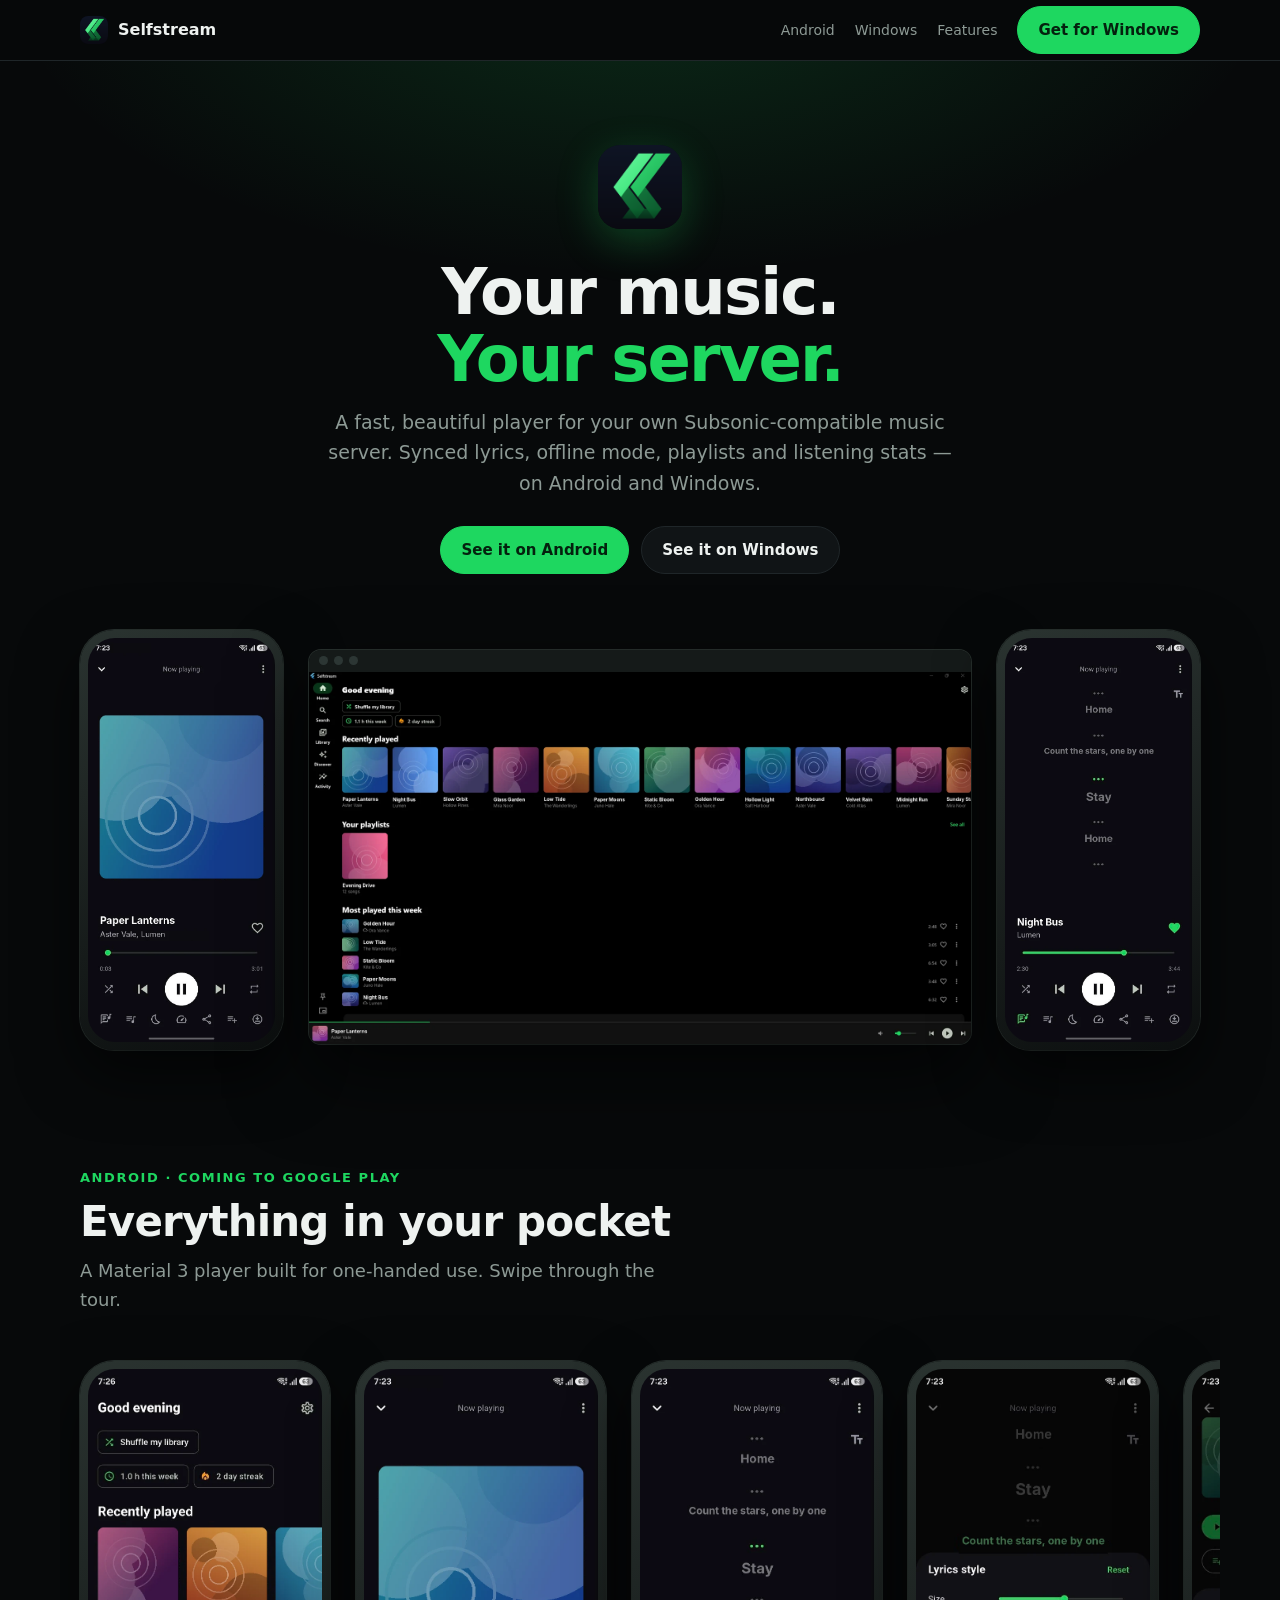
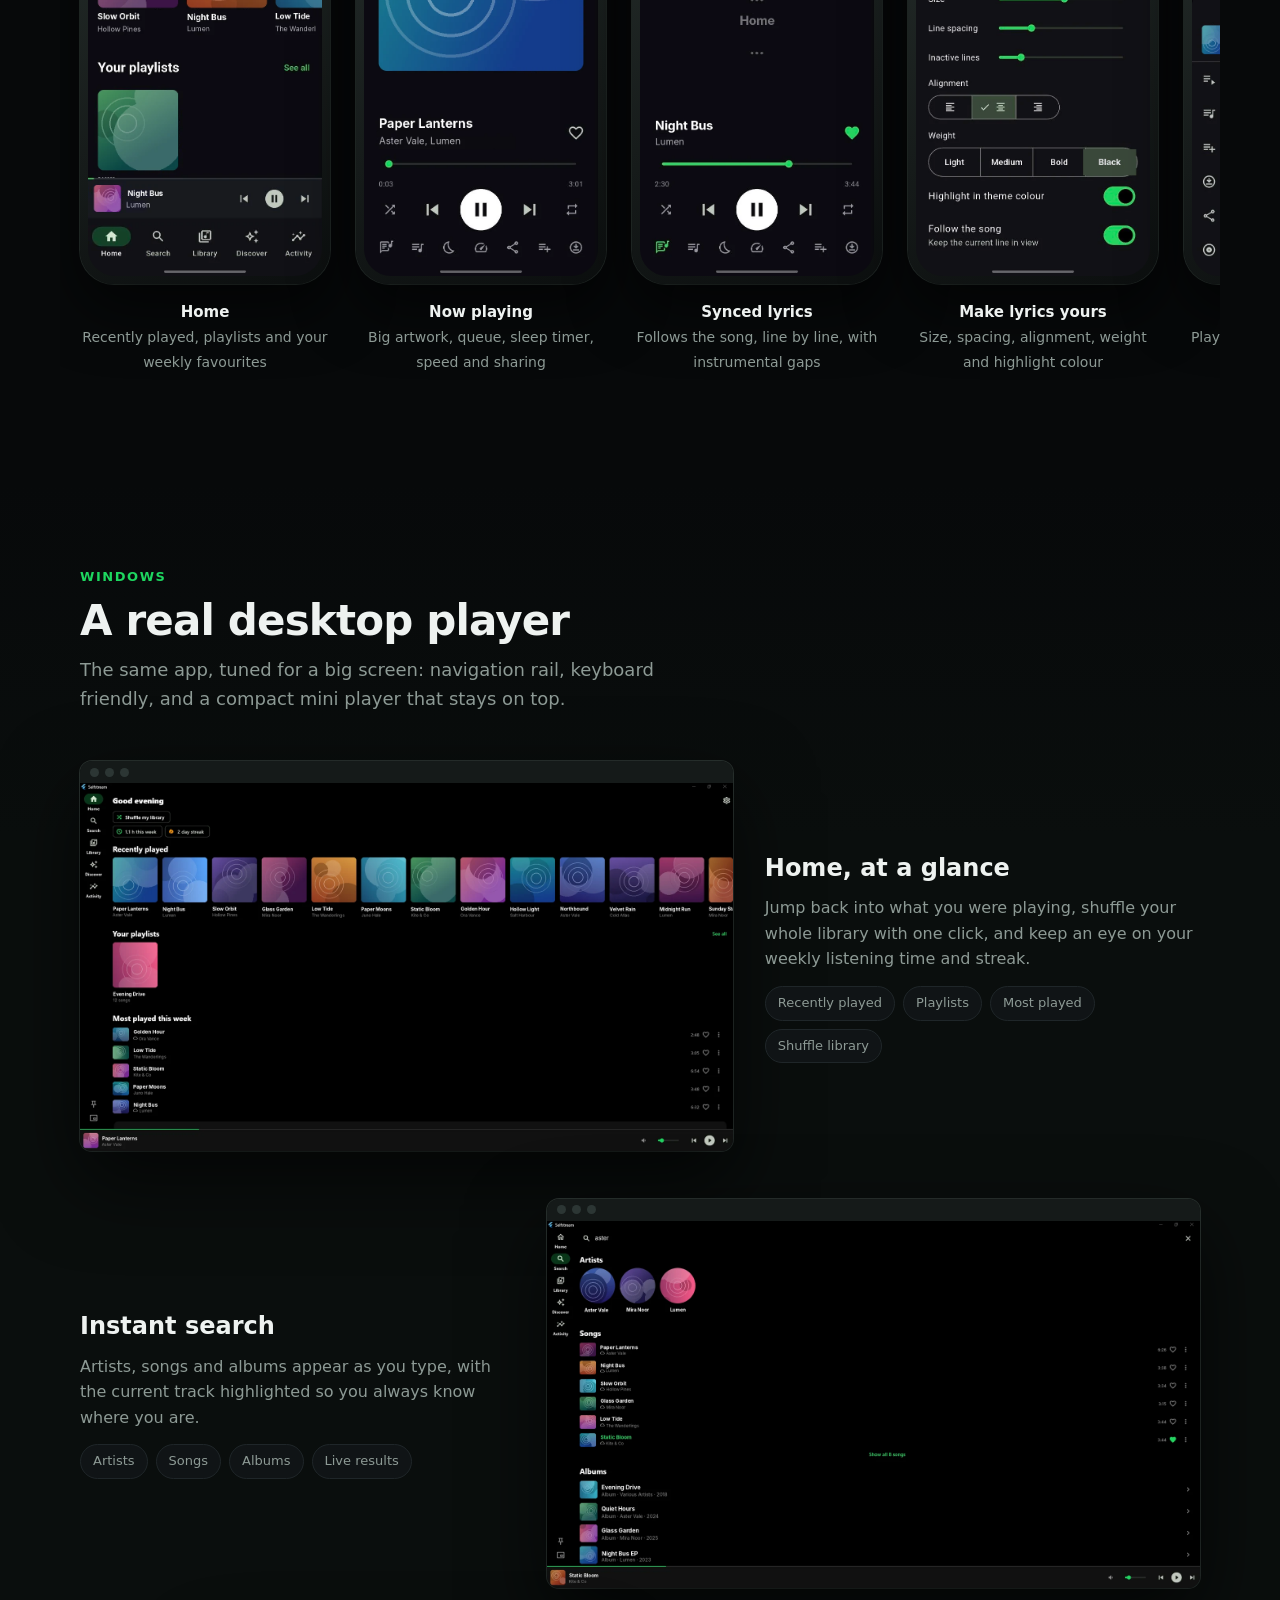
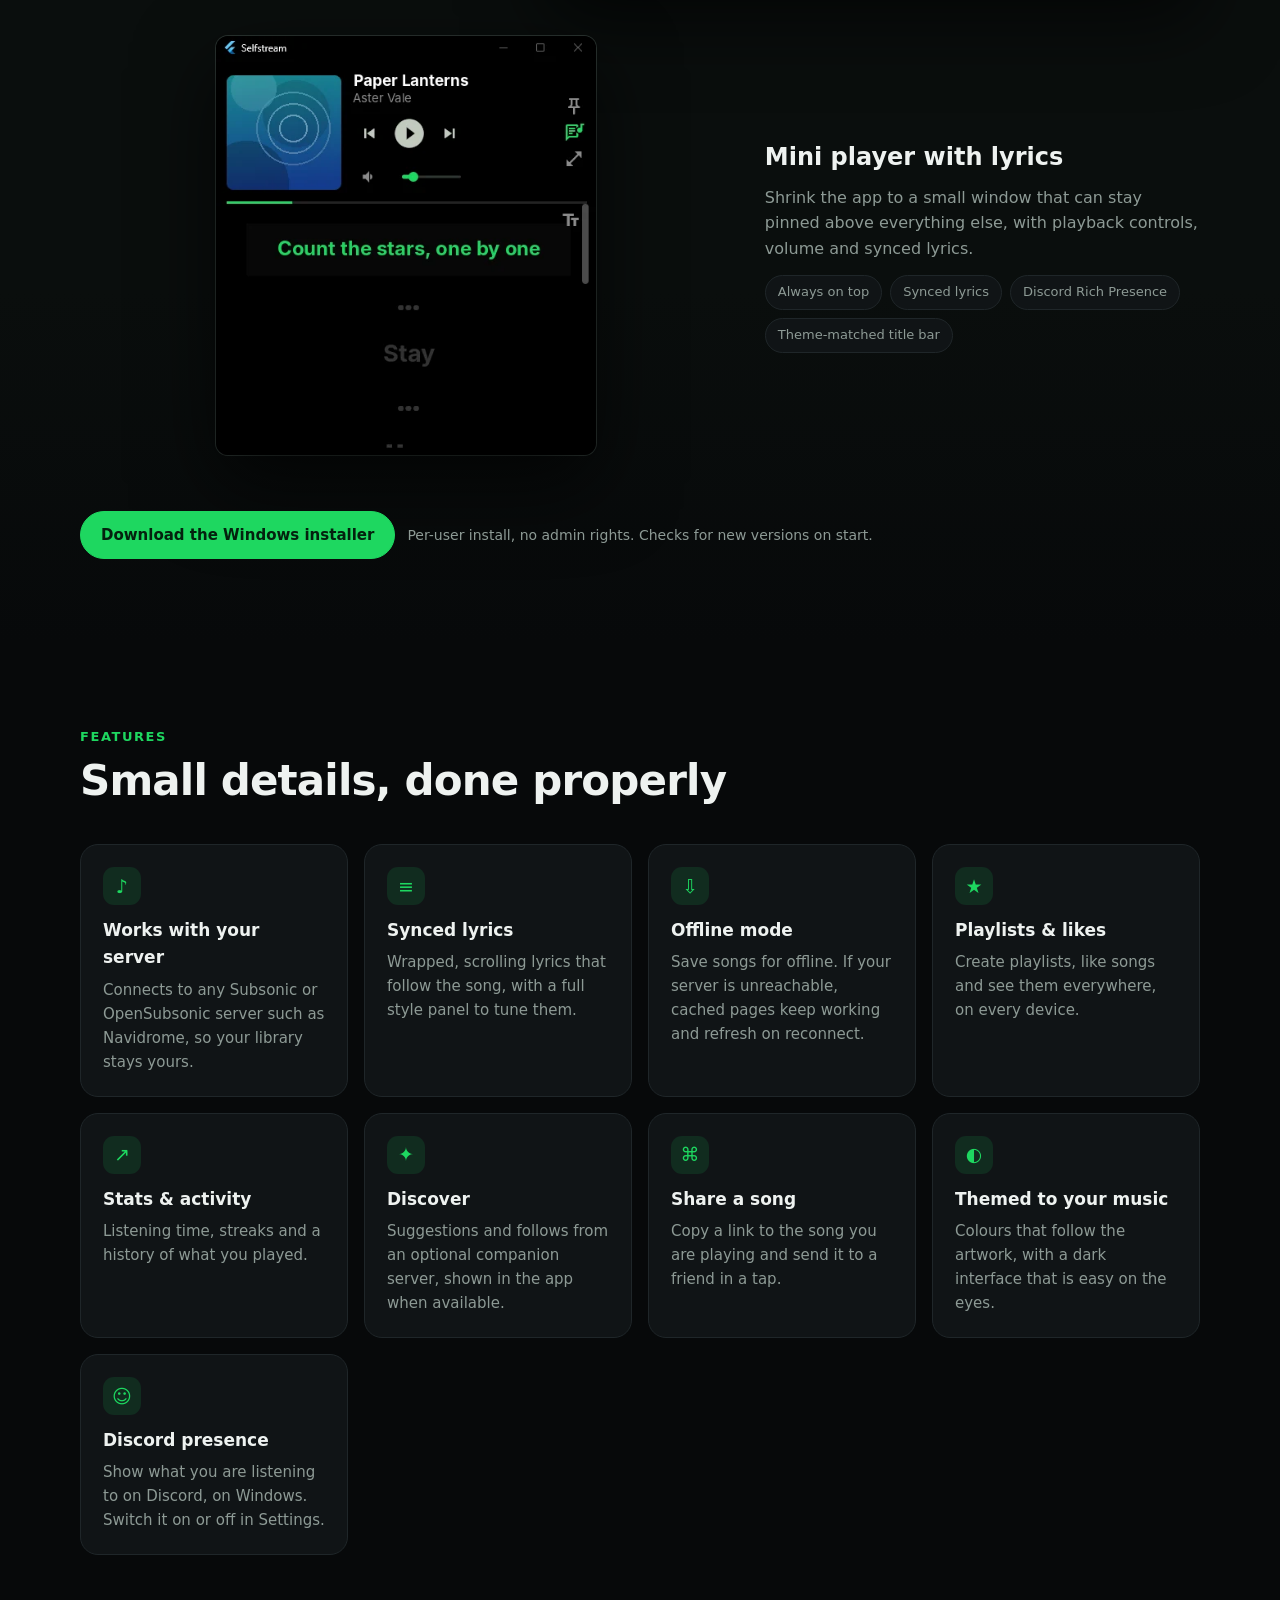
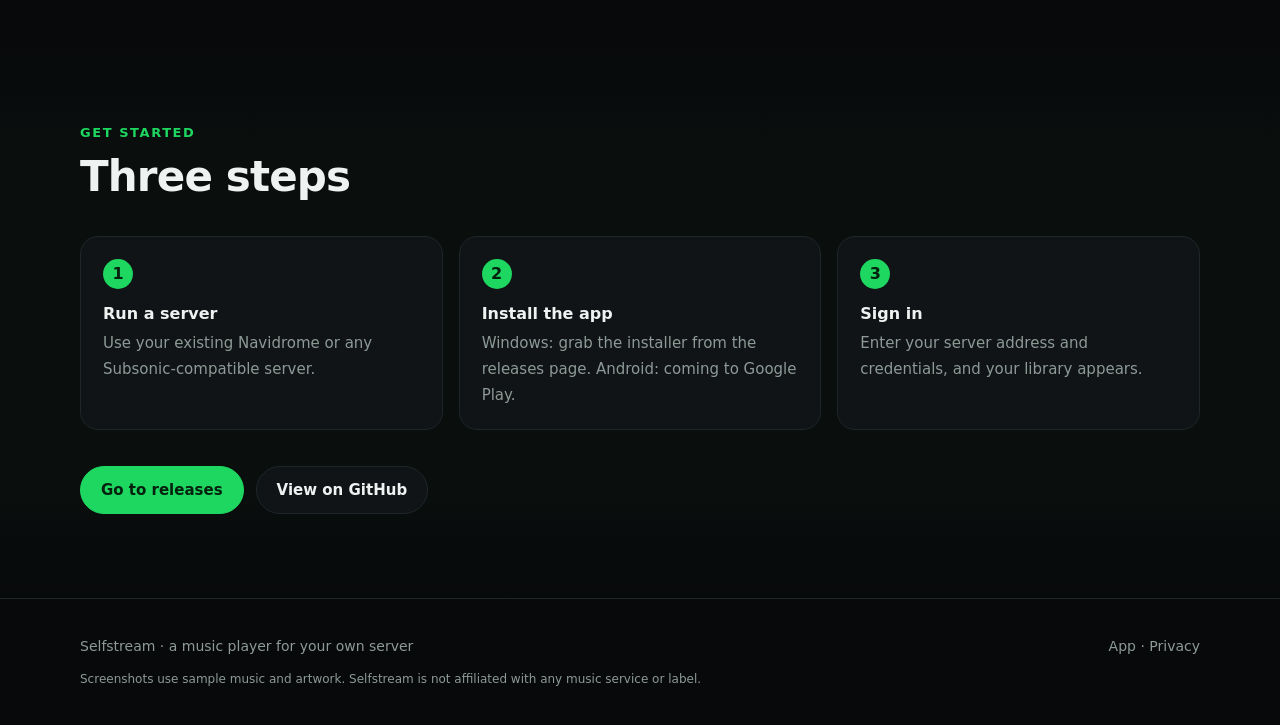
<file: website/index.html>
<!doctype html>
<html lang="en">
<head>
<meta charset="utf-8">
<meta name="viewport" content="width=device-width,initial-scale=1">
<title>Selfstream — your music, your server</title>
<meta name="description" content="Selfstream is a fast, good-looking music player for your own Subsonic-compatible server. Android and Windows, with lyrics, offline mode, playlists and stats.">
<meta property="og:title" content="Selfstream — your music, your server">
<meta property="og:description" content="A fast, good-looking music player for your own server. Android and Windows.">
<meta property="og:image" content="img/logo-v2.png">
<meta name="theme-color" content="#07090a">
<link rel="icon" href="favicon-v2.png">
<link rel="apple-touch-icon" href="img/logo-v2.png">
<link rel="stylesheet" href="style.css">
</head>
<body>
<nav><div class="wrap">
  <a class="brand" href="#top"><img src="img/logo-v2.png" alt="">Selfstream</a>
  <span class="sp"></span>
  <a class="l" href="#android">Android</a><a class="l" href="#windows">Windows</a><a class="l" href="#features">Features</a>
  <a class="btn p" href="https://github.com/TaiDies/selfstream/releases" target="_blank" rel="noopener">Get for Windows</a>
</div></nav>

<header class="hero" id="top"><div class="wrap">
  <img class="ic" src="img/logo-v2.png" alt="Selfstream icon">
  <h1>Your music.<br><em>Your server.</em></h1>
  <p class="lead">A fast, beautiful player for your own Subsonic-compatible music server. Synced lyrics, offline mode, playlists and listening stats — on Android and Windows.</p>
  <div class="cta">
    <a class="btn p" href="#android">See it on Android</a>
    <a class="btn" href="#windows">See it on Windows</a>
  </div>
  <div class="hero-shots">
    <div class="phone"><img src="img/android-player.webp" alt="Now playing screen on Android"></div>
    <div class="win"><div class="bar"><i></i><i></i><i></i></div><img src="img/windows-home.webp" alt="Home screen on Windows"></div>
    <div class="phone"><img src="img/android-lyrics.webp" alt="Synced lyrics on Android"></div>
  </div>
</div></header>

<section id="android"><div class="wrap">
  <div class="eyebrow">Android · coming to Google Play</div>
  <h2>Everything in your pocket</h2>
  <p class="sub">A Material 3 player built for one-handed use. Swipe through the tour.</p>
  <div class="rail">
    <figure><div class="phone"><img loading="lazy" src="img/android-home.webp" alt="Android home screen"></div><figcaption><b>Home</b><span>Recently played, playlists and your weekly favourites</span></figcaption></figure>
    <figure><div class="phone"><img loading="lazy" src="img/android-player.webp" alt="Android now playing"></div><figcaption><b>Now playing</b><span>Big artwork, queue, sleep timer, speed and sharing</span></figcaption></figure>
    <figure><div class="phone"><img loading="lazy" src="img/android-lyrics.webp" alt="Android synced lyrics"></div><figcaption><b>Synced lyrics</b><span>Follows the song, line by line, with instrumental gaps</span></figcaption></figure>
    <figure><div class="phone"><img loading="lazy" src="img/android-lyrics-style.webp" alt="Android lyrics style options"></div><figcaption><b>Make lyrics yours</b><span>Size, spacing, alignment, weight and highlight colour</span></figcaption></figure>
    <figure><div class="phone"><img loading="lazy" src="img/android-album.webp" alt="Android album page with song menu"></div><figcaption><b>Albums &amp; actions</b><span>Play next, queue, playlists, offline and share in one menu</span></figcaption></figure>
    <figure><div class="phone"><img loading="lazy" src="img/android-library.webp" alt="Android library"></div><figcaption><b>Library</b><span>Liked songs, playlists, albums and artists</span></figcaption></figure>
    <figure><div class="phone"><img loading="lazy" src="img/android-activity.webp" alt="Android activity screen"></div><figcaption><b>Activity</b><span>Your listening history, streaks and stats</span></figcaption></figure>
  </div>
</div></section>

<section id="windows" class="alt"><div class="wrap">
  <div class="eyebrow">Windows</div>
  <h2>A real desktop player</h2>
  <p class="sub">The same app, tuned for a big screen: navigation rail, keyboard friendly, and a compact mini player that stays on top.</p>
  <div class="split">
    <div class="win"><div class="bar"><i></i><i></i><i></i></div><img loading="lazy" src="img/windows-home.webp" alt="Windows home screen"></div>
    <div class="txt"><h3>Home, at a glance</h3><p>Jump back into what you were playing, shuffle your whole library with one click, and keep an eye on your weekly listening time and streak.</p>
      <div class="chips"><span>Recently played</span><span>Playlists</span><span>Most played</span><span>Shuffle library</span></div></div>
  </div>
  <div class="split r">
    <div class="txt"><h3>Instant search</h3><p>Artists, songs and albums appear as you type, with the current track highlighted so you always know where you are.</p>
      <div class="chips"><span>Artists</span><span>Songs</span><span>Albums</span><span>Live results</span></div></div>
    <div class="win"><div class="bar"><i></i><i></i><i></i></div><img loading="lazy" src="img/windows-search.webp" alt="Windows search"></div>
  </div>
  <div class="split">
    <div class="mini"><div class="win"><img loading="lazy" src="img/windows-mini.webp" alt="Windows mini player with lyrics"></div></div>
    <div class="txt"><h3>Mini player with lyrics</h3><p>Shrink the app to a small window that can stay pinned above everything else, with playback controls, volume and synced lyrics.</p>
      <div class="chips"><span>Always on top</span><span>Synced lyrics</span><span>Discord Rich Presence</span><span>Theme-matched title bar</span></div></div>
  </div>
  <div class="cta" style="margin-top:56px;justify-content:flex-start"><a class="btn p" href="https://github.com/TaiDies/selfstream/releases" target="_blank" rel="noopener">Download the Windows installer</a>
  <span style="color:var(--mute);align-self:center;font-size:14px">Per-user install, no admin rights. Checks for new versions on start.</span></div>
</div></section>

<section id="features"><div class="wrap">
  <div class="eyebrow">Features</div>
  <h2>Small details, done properly</h2>
  <div class="grid">
    <div class="card"><div class="i">♪</div><h4>Works with your server</h4><p>Connects to any Subsonic or OpenSubsonic server such as Navidrome, so your library stays yours.</p></div>
    <div class="card"><div class="i">≡</div><h4>Synced lyrics</h4><p>Wrapped, scrolling lyrics that follow the song, with a full style panel to tune them.</p></div>
    <div class="card"><div class="i">⇩</div><h4>Offline mode</h4><p>Save songs for offline. If your server is unreachable, cached pages keep working and refresh on reconnect.</p></div>
    <div class="card"><div class="i">★</div><h4>Playlists &amp; likes</h4><p>Create playlists, like songs and see them everywhere, on every device.</p></div>
    <div class="card"><div class="i">↗</div><h4>Stats &amp; activity</h4><p>Listening time, streaks and a history of what you played.</p></div>
    <div class="card"><div class="i">✦</div><h4>Discover</h4><p>Suggestions and follows from an optional companion server, shown in the app when available.</p></div>
    <div class="card"><div class="i">⌘</div><h4>Share a song</h4><p>Copy a link to the song you are playing and send it to a friend in a tap.</p></div>
    <div class="card"><div class="i">◐</div><h4>Themed to your music</h4><p>Colours that follow the artwork, with a dark interface that is easy on the eyes.</p></div>
    <div class="card"><div class="i">☺</div><h4>Discord presence</h4><p>Show what you are listening to on Discord, on Windows. Switch it on or off in Settings.</p></div>
  </div>
</div></section>

<section class="alt"><div class="wrap">
  <div class="eyebrow">Get started</div>
  <h2>Three steps</h2>
  <div class="how">
    <div><b>Run a server</b><span>Use your existing Navidrome or any Subsonic-compatible server.</span></div>
    <div><b>Install the app</b><span>Windows: grab the installer from the releases page. Android: coming to Google Play.</span></div>
    <div><b>Sign in</b><span>Enter your server address and credentials, and your library appears.</span></div>
  </div>
  <div class="cta" style="margin-top:36px;justify-content:flex-start"><a class="btn p" href="https://github.com/TaiDies/selfstream/releases" target="_blank" rel="noopener">Go to releases</a><a class="btn" href="https://github.com/TaiDies/selfstream" target="_blank" rel="noopener">View on GitHub</a></div>
</div></section>

<footer><div class="wrap">
  <span>Selfstream · a music player for your own server</span>
  <span><a href="https://github.com/TaiDies/selfstream" target="_blank" rel="noopener">App</a> · <a href="/privacy">Privacy</a></span>
</div>
<div class="wrap" style="margin-top:12px;font-size:12px"><span>Screenshots use sample music and artwork. Selfstream is not affiliated with any music service or label.</span></div></footer>
</body></html>
</file>
<file: website/style.css>
:root{--bg:#07090a;--panel:#101416;--line:#1f2629;--text:#eef2f0;--mute:#8d9a95;--g:#1ed760;--g2:#0f8a3f}
*{box-sizing:border-box}html{scroll-behavior:smooth}
body{margin:0;background:var(--bg);color:var(--text);font:16px/1.6 Inter,system-ui,-apple-system,Segoe UI,Roboto,sans-serif;-webkit-font-smoothing:antialiased}
a{color:inherit;text-decoration:none}
.wrap{max-width:1160px;margin:0 auto;padding:0 20px}
nav{position:sticky;top:0;z-index:10;backdrop-filter:blur(14px);background:rgba(7,9,10,.75);border-bottom:1px solid var(--line)}
nav .wrap{display:flex;align-items:center;gap:20px;height:60px}
.brand{display:flex;align-items:center;gap:10px;font-weight:700}.brand img{width:28px;height:28px;border-radius:8px}
nav .sp{flex:1}nav a.l{color:var(--mute);font-size:14px}nav a.l:hover{color:var(--text)}
.btn{display:inline-flex;align-items:center;gap:8px;padding:11px 20px;border-radius:999px;font-weight:600;font-size:15px;border:1px solid var(--line);background:var(--panel);transition:.15s}
.btn:hover{border-color:#34403f;transform:translateY(-1px)}
.btn.p{background:var(--g);color:#04210e;border-color:var(--g)}.btn.p:hover{background:#3fe57a}
.hero{padding:84px 0 40px;text-align:center;background:radial-gradient(900px 420px at 50% -80px,rgba(30,215,96,.16),transparent 70%)}
.hero img.ic{width:84px;height:84px;border-radius:22px;box-shadow:0 12px 40px rgba(30,215,96,.25)}
h1{font-size:clamp(36px,6vw,64px);line-height:1.05;margin:22px 0 14px;letter-spacing:-.03em}
h1 em{font-style:normal;color:var(--g)}
.lead{max-width:640px;margin:0 auto 28px;color:var(--mute);font-size:19px}
.cta{display:flex;gap:12px;justify-content:center;flex-wrap:wrap}
.hero-shots{display:flex;justify-content:center;align-items:flex-end;gap:26px;margin-top:56px}
.hero-shots .win{width:min(760px,64vw)}.hero-shots .phone{width:min(230px,24vw);margin-bottom:-6px}
section{padding:84px 0}
.eyebrow{color:var(--g);font-weight:600;font-size:13px;letter-spacing:.12em;text-transform:uppercase}
h2{font-size:clamp(28px,4vw,42px);line-height:1.1;margin:10px 0 12px;letter-spacing:-.02em}
.sub{color:var(--mute);max-width:620px;font-size:18px;margin:0}
.phone{border-radius:34px;padding:8px;background:linear-gradient(160deg,#2a3330,#0c0f0f);box-shadow:0 24px 60px rgba(0,0,0,.6),0 0 0 1px #2a3330}
.phone img{display:block;width:100%;border-radius:27px}
.win{border-radius:12px;background:#0c0f0f;box-shadow:0 30px 80px rgba(0,0,0,.65),0 0 0 1px #2a3330;overflow:hidden}
.win .bar{height:22px;background:#151a19;display:flex;align-items:center;gap:6px;padding:0 10px}
.win .bar i{width:9px;height:9px;border-radius:50%;background:#2c3634;display:block}
.win img{display:block;width:100%}
.rail{display:flex;gap:26px;overflow-x:auto;padding:46px 20px 24px;margin:0 -20px;scroll-snap-type:x mandatory;scrollbar-width:thin;scrollbar-color:#2a3330 transparent}
.rail figure{margin:0;flex:0 0 250px;scroll-snap-align:center}
figcaption{margin-top:16px;text-align:center}figcaption b{display:block;font-size:15px}figcaption span{color:var(--mute);font-size:14px}
.split{display:grid;grid-template-columns:1.5fr 1fr;gap:32px;align-items:center;margin-top:48px}
.split.r{grid-template-columns:1fr 1.5fr}.split .txt h3{font-size:24px;margin:0 0 8px}.split .txt p{color:var(--mute);margin:0 0 14px}
.mini{width:min(380px,100%);justify-self:center}
.chips{display:flex;flex-wrap:wrap;gap:8px}.chips span{padding:6px 12px;border:1px solid var(--line);border-radius:999px;font-size:13px;color:var(--mute);background:var(--panel)}
.grid{display:grid;grid-template-columns:repeat(auto-fit,minmax(260px,1fr));gap:16px;margin-top:40px}
.card{background:var(--panel);border:1px solid var(--line);border-radius:18px;padding:22px}
.card .i{width:38px;height:38px;border-radius:11px;background:rgba(30,215,96,.12);color:var(--g);display:grid;place-items:center;font-size:19px;margin-bottom:12px}
.card h4{margin:0 0 6px;font-size:17px}.card p{margin:0;color:var(--mute);font-size:15px}
.alt{background:linear-gradient(180deg,transparent,#0a0e0d 20%,#0a0e0d 80%,transparent)}
.how{counter-reset:s;display:grid;grid-template-columns:repeat(auto-fit,minmax(240px,1fr));gap:16px;margin-top:36px}
.how div{counter-increment:s;background:var(--panel);border:1px solid var(--line);border-radius:18px;padding:22px}
.how div:before{content:counter(s);display:grid;place-items:center;width:30px;height:30px;border-radius:50%;background:var(--g);color:#04210e;font-weight:700;margin-bottom:12px}
.how b{display:block;margin-bottom:4px}.how span{color:var(--mute);font-size:15px}
footer{border-top:1px solid var(--line);padding:36px 0;color:var(--mute);font-size:14px}
footer .wrap{display:flex;flex-wrap:wrap;gap:16px;justify-content:space-between}
footer a:hover{color:var(--text)}
@media(max-width:820px){.split,.split.r{grid-template-columns:1fr}.hero-shots .phone{display:none}.hero-shots .win{width:100%}nav a.l{display:none}}
.doc{padding:64px 0 80px}.doc .wrap{max-width:780px}.doc h1{font-size:clamp(30px,5vw,46px);margin:8px 0 6px}.doc h2{font-size:22px;margin:40px 0 10px;letter-spacing:-.01em}
.doc p,.doc li{color:#c3ccc8}.doc .meta{color:var(--mute);font-size:14px;margin:0 0 24px}.doc a{color:var(--g);text-decoration:underline;text-underline-offset:3px}
.doc ul{padding-left:20px}.tw{overflow-x:auto;border:1px solid var(--line);border-radius:14px}
.doc table{border-collapse:collapse;width:100%;font-size:14.5px}.doc th,.doc td{text-align:left;vertical-align:top;padding:12px 14px;border-bottom:1px solid var(--line)}
.doc th{background:var(--panel);color:var(--text)}.doc tr:last-child td{border-bottom:0}.doc td{color:#c3ccc8}.doc td:first-child{color:var(--text);min-width:160px}
</file>
